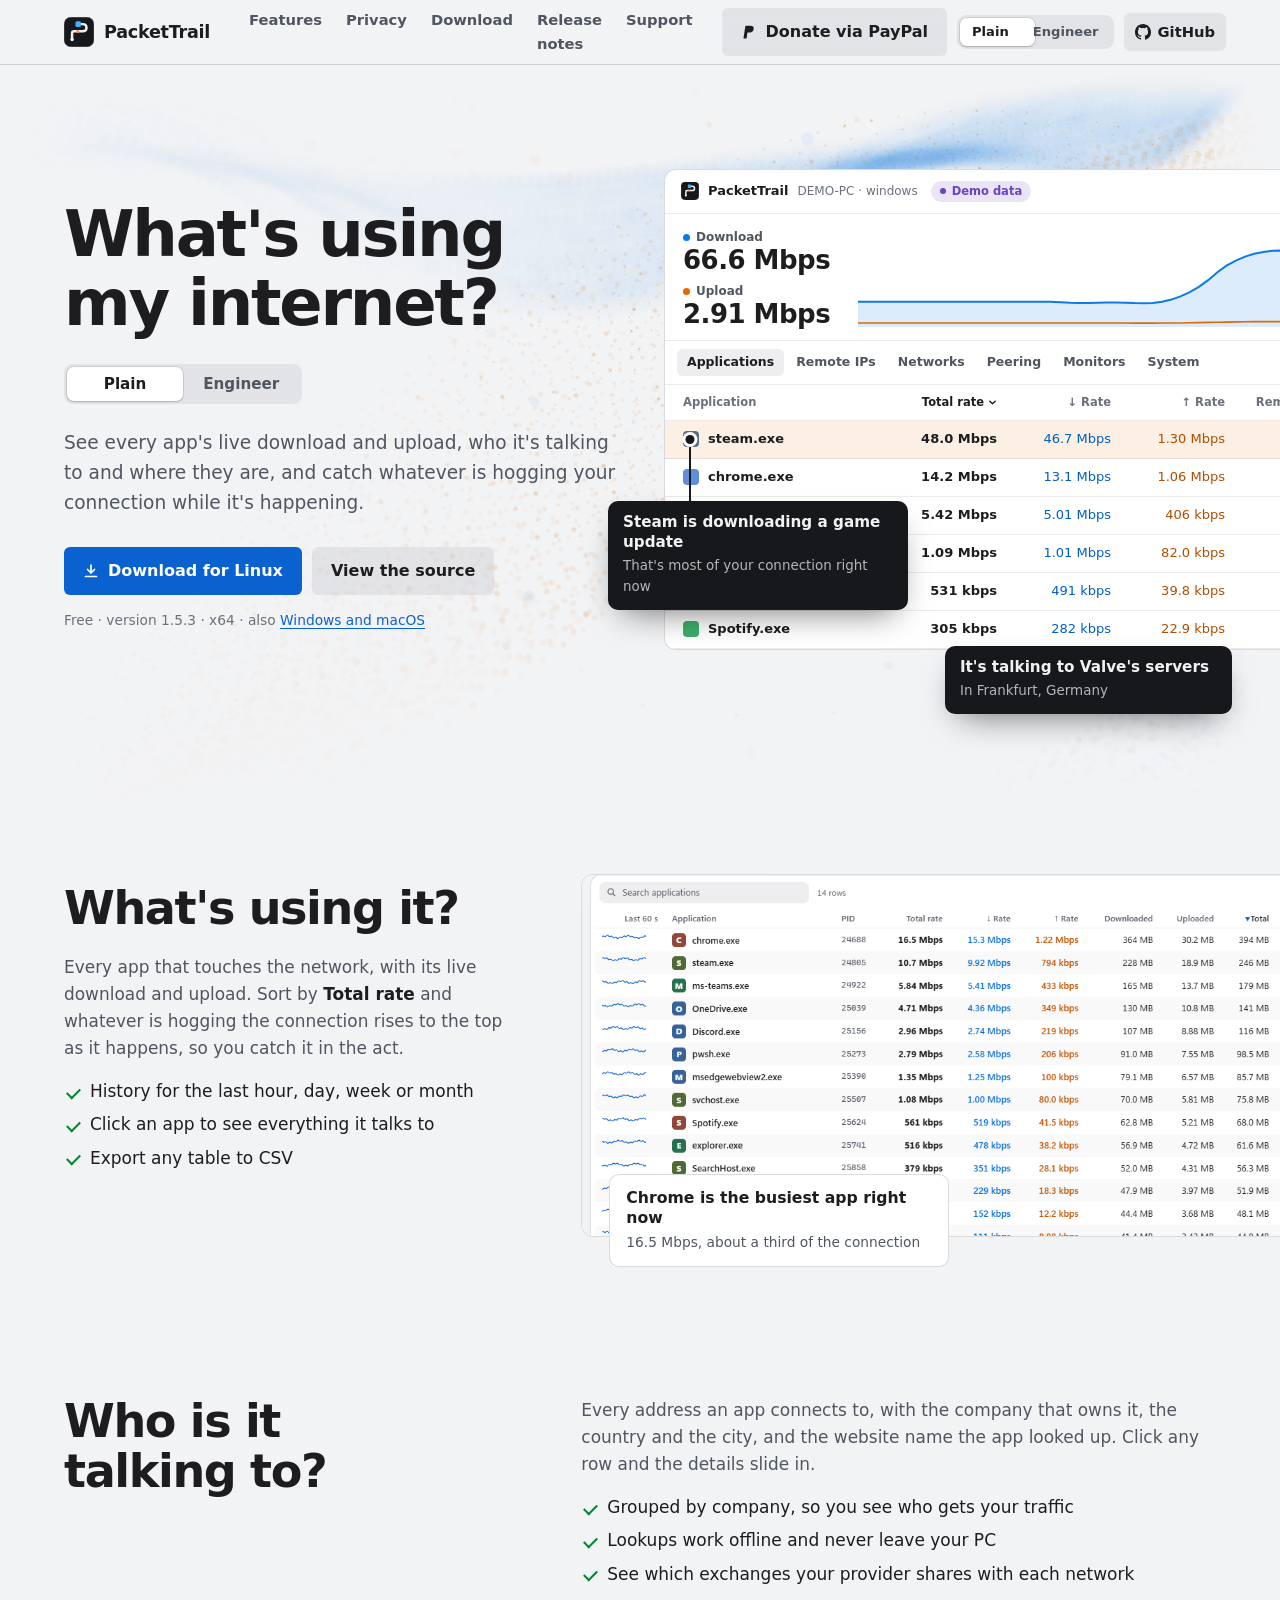
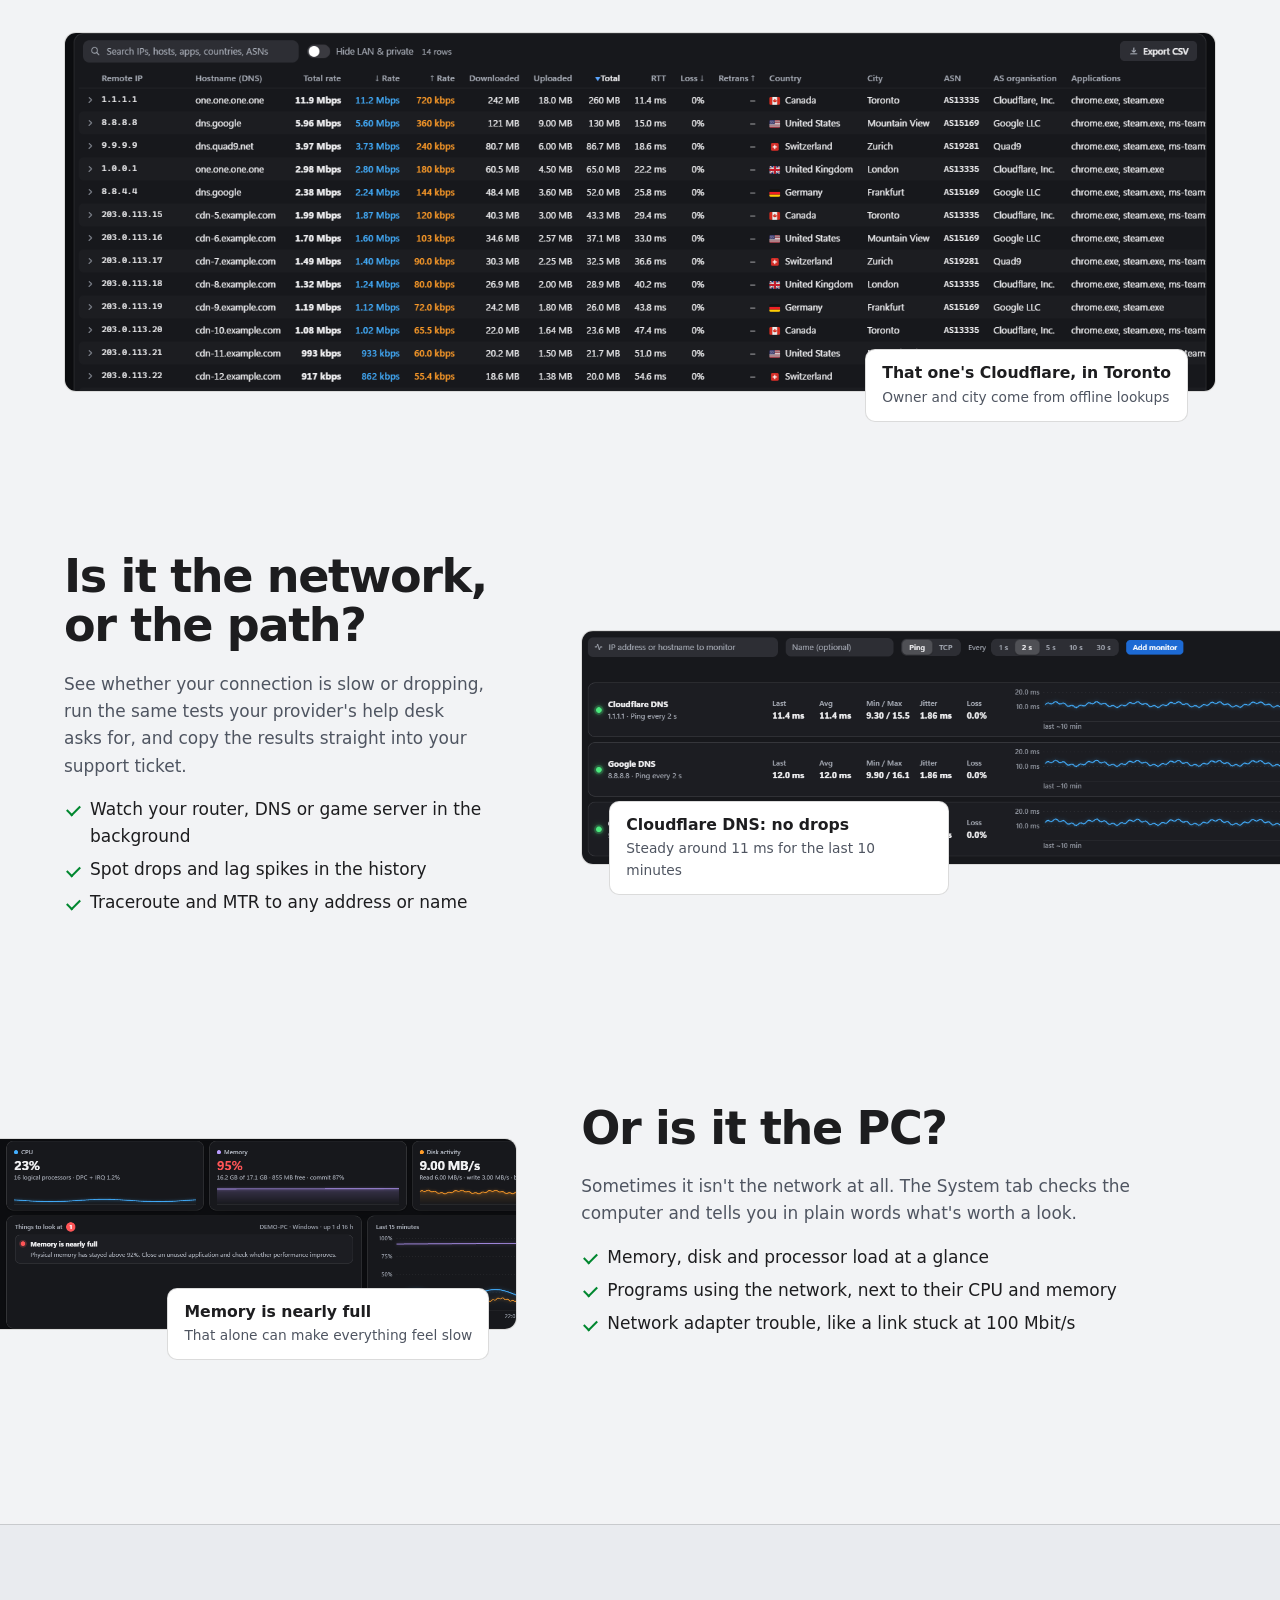
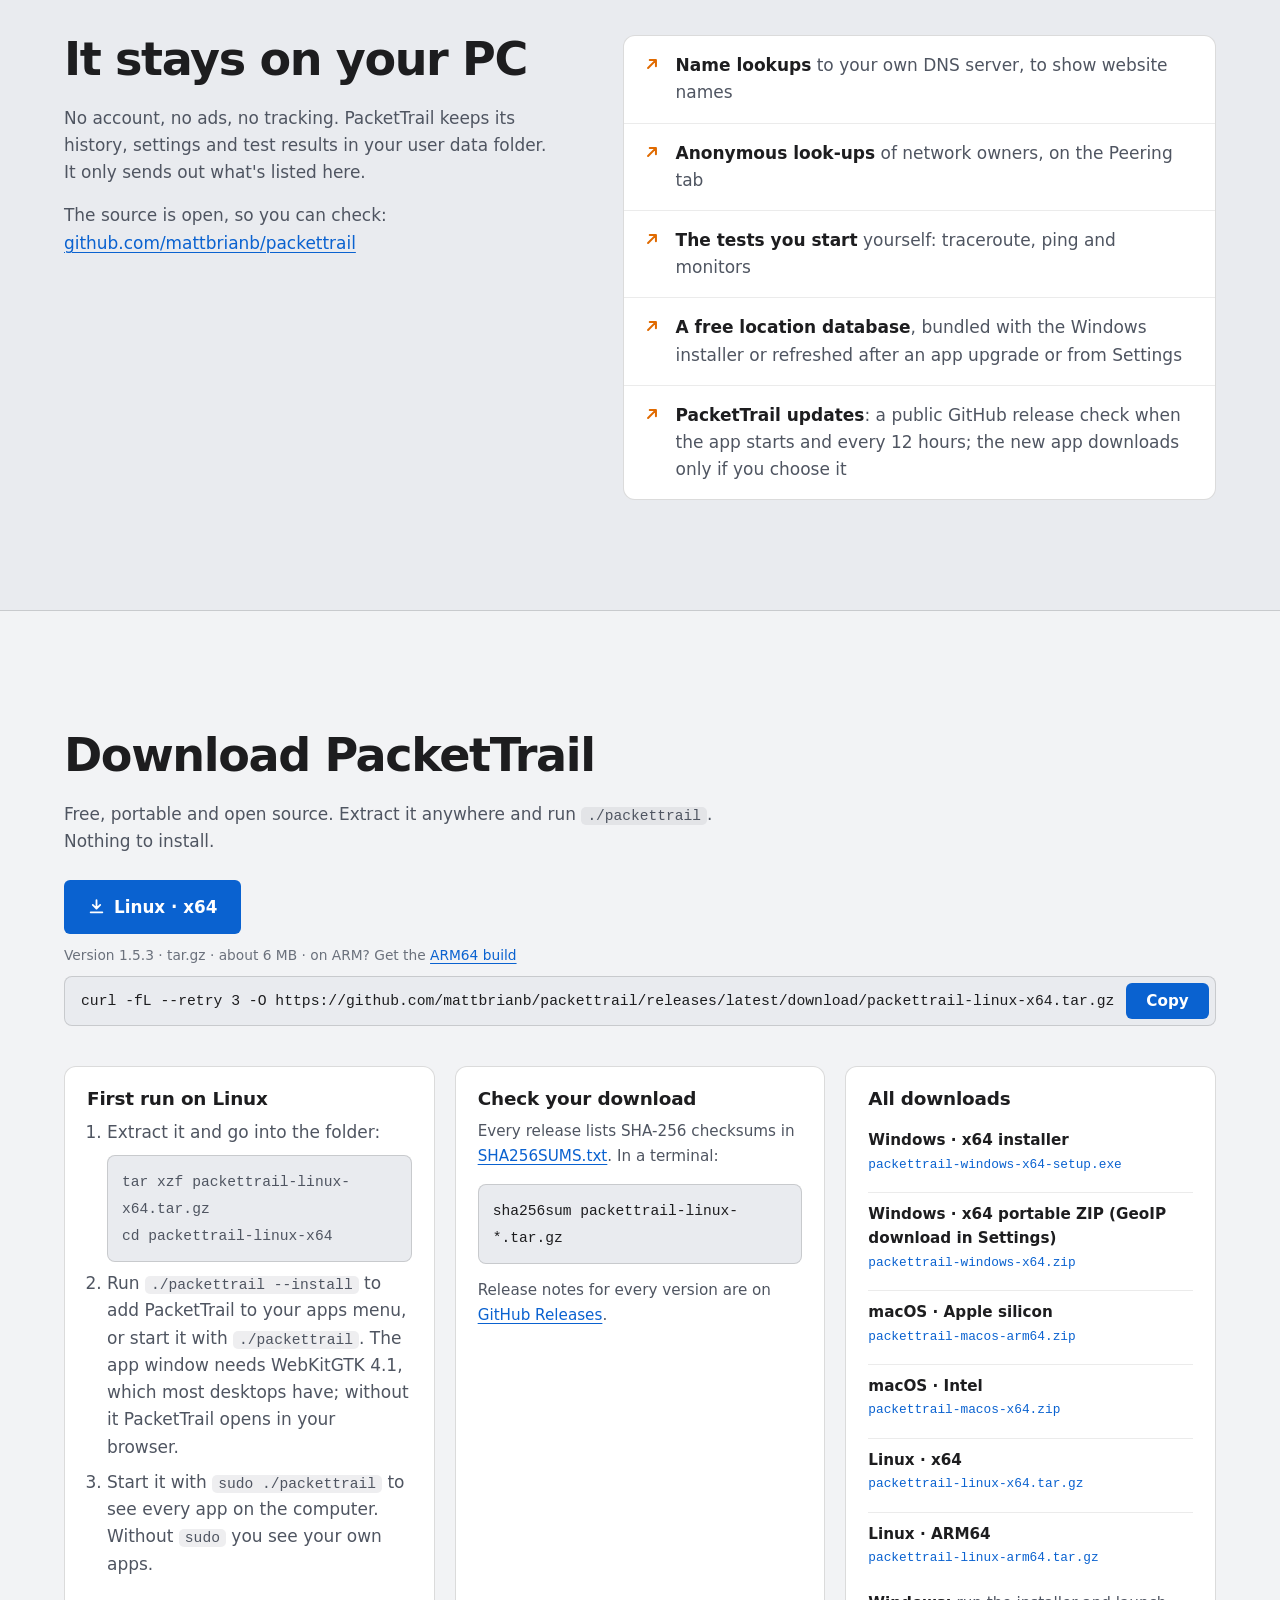
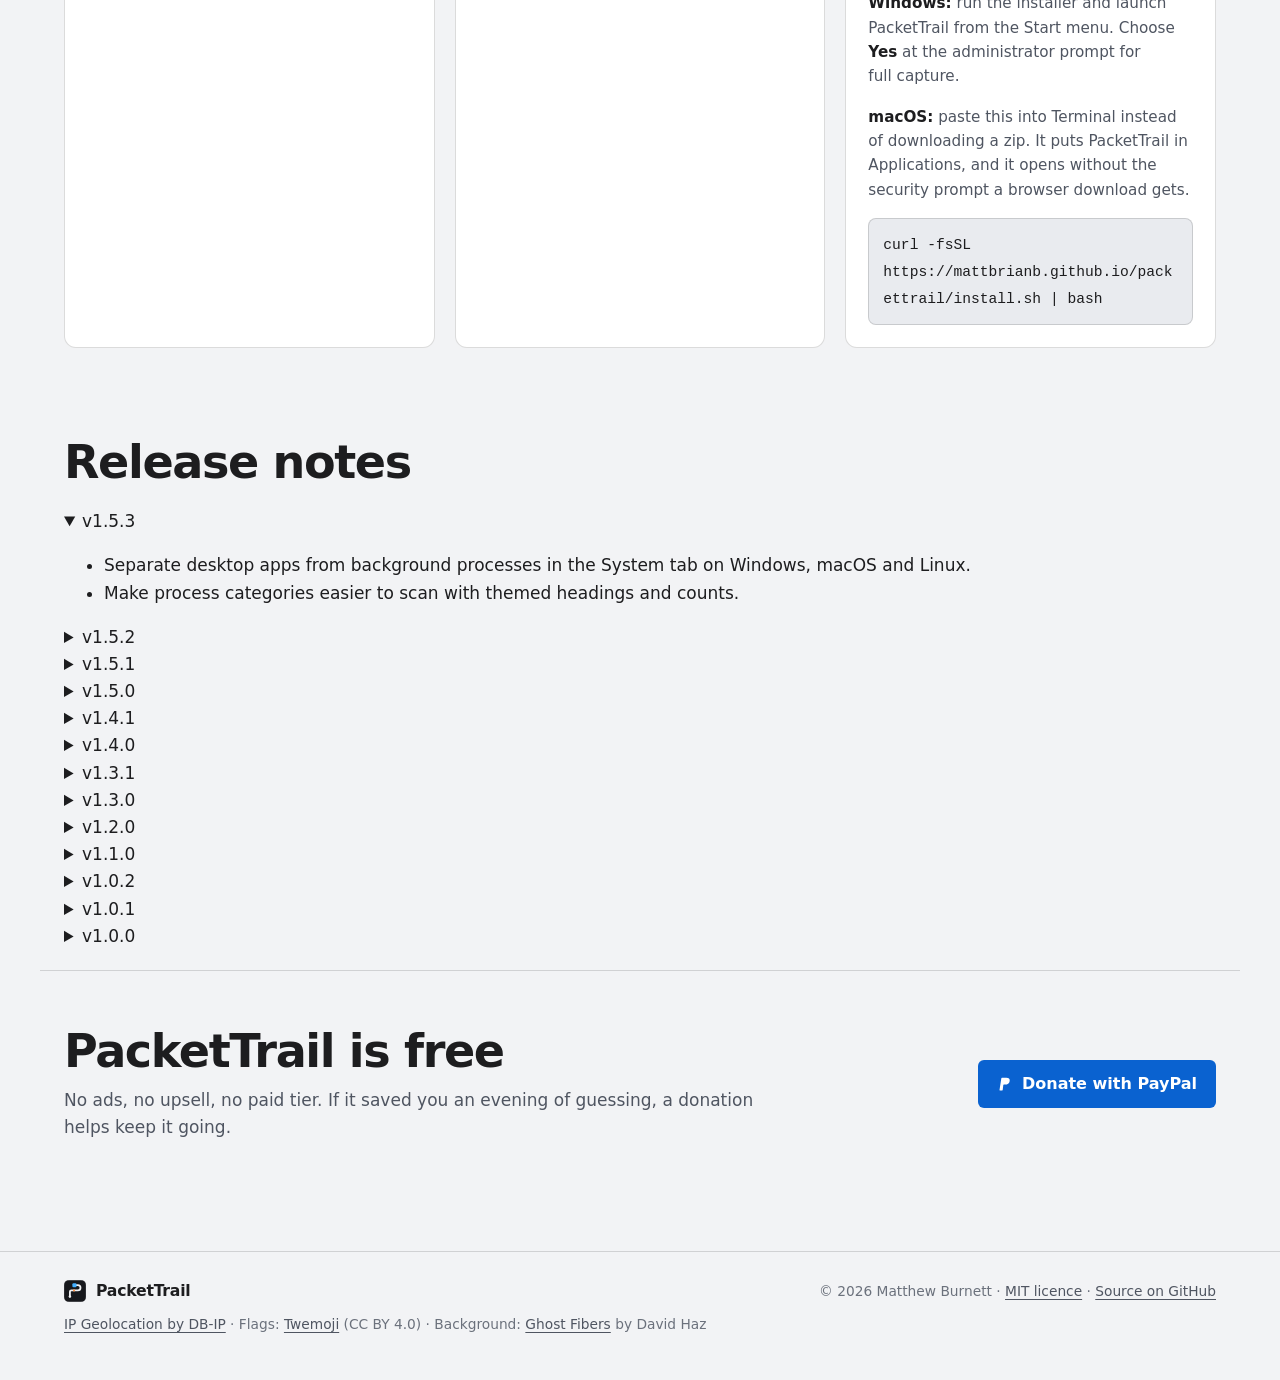
<file: docs/index.html>
<!doctype html>
<html lang="en" data-reg="plain" data-os="windows" data-arch="x64">
<head>
<meta charset="utf-8">
<meta name="viewport" content="width=device-width, initial-scale=1">
<title>PacketTrail: see what's using your internet</title>
<meta name="description" content="PacketTrail is a free, portable network monitor for Windows, macOS and Linux. See every app's live bandwidth, who it talks to and where, path quality, MTR and ping, and a check of the computer itself. Nothing sent to the cloud.">
<meta name="color-scheme" content="dark light">
<meta name="theme-color" content="#0c0d10" media="(prefers-color-scheme: dark)">
<meta name="theme-color" content="#f2f3f5" media="(prefers-color-scheme: light)">
<meta property="og:title" content="PacketTrail">
<meta property="og:description" content="What's using my internet? See every app's live bandwidth and who it's talking to. Free, for Windows, macOS and Linux.">
<meta property="og:image" content="https://mattbrianb.github.io/packettrail/assets/icon.png">
<meta property="og:type" content="website">
<link rel="icon" type="image/svg+xml" href="assets/favicon.svg">
<link rel="icon" type="image/png" sizes="256x256" href="assets/icon.png">
<link rel="apple-touch-icon" href="assets/icon.png">
<link rel="stylesheet" href="site.css">
<script src="os.js"></script>
<script>try { var v = new URLSearchParams(location.search).get('view') || localStorage.getItem('pt.view'); if (v === 'engineer') document.documentElement.dataset.reg = 'eng'; } catch (e) {}</script>
<script type="module" src="site.js"></script>
</head>
<body>
<a class="skip" href="#main">Skip to content</a>

<header class="top">
  <div class="wrap top-in">
    <a class="brand" href="#top" aria-label="PacketTrail, back to top">
      <svg class="mark" viewBox="0 0 160 160" width="30" height="30" aria-hidden="true"><rect x="1" y="1" width="158" height="158" rx="36" class="mark-tile"/><path d="M43 120V86q0-10 10-10h48q19 0 19-19t-19-19H76" fill="none" stroke="#f2f2f4" stroke-width="13" stroke-linecap="round" stroke-linejoin="round"/><circle cx="43" cy="120" r="9" fill="#f2f2f4"/><rect x="61" y="23" width="30" height="30" rx="8" fill="#43afff"/><circle cx="73" cy="76" r="8" fill="#ff9a52"/></svg>
      <span>PacketTrail</span>
    </a>
    <nav class="links" aria-label="Sections">
      <a href="#what">Features</a>
      <a href="#privacy">Privacy</a>
      <a href="#download">Download</a>
      <a href="#release-notes">Release notes</a>
      <a href="#support">Support</a>
    </nav>
    <div class="top-end">
      <a class="btn donate-header" data-donate="paypal" href="" aria-label="Donate to Matthew Burnett via PayPal" target="_blank" rel="noopener noreferrer" hidden>
        <svg viewBox="0 0 16 16" width="16" height="16" aria-hidden="true"><path fill="currentColor" d="M5.2 14.5H2.9a.4.4 0 0 1-.4-.46L4.3 2.4A.7.7 0 0 1 5 1.8h4.4c2.3 0 3.6 1.2 3.3 3.2-.4 2.6-2.2 3.6-4.5 3.6H6.9a.6.6 0 0 0-.6.5l-.6 4.9a.6.6 0 0 1-.5.5Z"/></svg>
        <span>Donate<span class="donate-via"> via PayPal</span></span>
      </a>
      <div class="seg reg-switch compact" role="radiogroup" aria-label="Explain things">
        <button type="button" role="radio" data-set="plain">Plain</button>
        <button type="button" role="radio" data-set="eng">Engineer</button>
      </div>
      <a class="gh" href="https://github.com/mattbrianb/packettrail" aria-label="PacketTrail on GitHub">
        <svg viewBox="0 0 16 16" width="16" height="16" aria-hidden="true"><path fill="currentColor" d="M8 0C3.58 0 0 3.58 0 8a8 8 0 0 0 5.47 7.59c.4.07.55-.17.55-.38v-1.33c-2.23.48-2.7-1.07-2.7-1.07-.36-.92-.89-1.17-.89-1.17-.73-.5.06-.49.06-.49.8.06 1.23.83 1.23.83.72 1.22 1.87.87 2.33.67.07-.52.28-.87.5-1.07-1.78-.2-3.65-.89-3.65-3.95 0-.87.31-1.59.82-2.15-.08-.2-.36-1.02.08-2.12 0 0 .67-.21 2.2.82a7.6 7.6 0 0 1 4 0c1.53-1.04 2.2-.82 2.2-.82.44 1.1.16 1.92.08 2.12.51.56.82 1.27.82 2.15 0 3.07-1.87 3.75-3.65 3.95.29.25.54.73.54 1.48v2.19c0 .21.15.46.55.38A8 8 0 0 0 16 8c0-4.42-3.58-8-8-8Z"/></svg>
        <span>GitHub</span>
      </a>
    </div>
  </div>
</header>

<main id="main">
  <section class="hero" id="top">
    <div class="fibers" id="fibers" aria-hidden="true"></div>
    <div class="wrap hero-grid">
      <div class="hero-copy">
        <h1 class="swap">
          <span data-v="plain">What's using my internet?</span>
          <span data-v="eng">Which process? Which ASN?</span>
        </h1>
        <div class="seg reg-switch" role="radiogroup" aria-label="Explain things">
          <button type="button" role="radio" data-set="plain">Plain</button>
          <button type="button" role="radio" data-set="eng">Engineer</button>
        </div>
        <div class="swap lede">
          <p data-v="plain">See every app's live download and upload, who it's talking to and where they are, and catch whatever is hogging your connection while it's happening.</p>
          <p data-v="eng">Per-process throughput, every remote IP mapped to its ASN and location offline, RTT, loss and retransmits from the TCP stack, plus MTR, monitors and a system check.</p>
        </div>
        <!-- One button per system: os.js picks, and Windows is the default. -->
        <div class="cta">
          <a class="btn primary" data-for="windows" href="https://github.com/mattbrianb/packettrail/releases/latest/download/packettrail-windows-x64-setup.exe">
            <svg viewBox="0 0 16 16" width="16" height="16" aria-hidden="true"><path d="M8 2v8M4.5 6.5 8 10l3.5-3.5M2.5 13.5h11" fill="none" stroke="currentColor" stroke-width="1.7" stroke-linecap="round" stroke-linejoin="round"/></svg>
            Download for Windows
          </a>
          <a class="btn primary" data-for="macos" href="#download">
            <svg viewBox="0 0 16 16" width="16" height="16" aria-hidden="true"><path d="M8 2v8M4.5 6.5 8 10l3.5-3.5M2.5 13.5h11" fill="none" stroke="currentColor" stroke-width="1.7" stroke-linecap="round" stroke-linejoin="round"/></svg>
            Download for macOS
          </a>
          <a class="btn primary" data-for="linux" data-arch-for="x64" href="https://github.com/mattbrianb/packettrail/releases/latest/download/packettrail-linux-x64.tar.gz">
            <svg viewBox="0 0 16 16" width="16" height="16" aria-hidden="true"><path d="M8 2v8M4.5 6.5 8 10l3.5-3.5M2.5 13.5h11" fill="none" stroke="currentColor" stroke-width="1.7" stroke-linecap="round" stroke-linejoin="round"/></svg>
            Download for Linux
          </a>
          <a class="btn primary" data-for="linux" data-arch-for="arm64" href="https://github.com/mattbrianb/packettrail/releases/latest/download/packettrail-linux-arm64.tar.gz">
            <svg viewBox="0 0 16 16" width="16" height="16" aria-hidden="true"><path d="M8 2v8M4.5 6.5 8 10l3.5-3.5M2.5 13.5h11" fill="none" stroke="currentColor" stroke-width="1.7" stroke-linecap="round" stroke-linejoin="round"/></svg>
            Download for Linux
          </a>
          <a class="btn" href="https://github.com/mattbrianb/packettrail">View the source</a>
        </div>
        <p class="fine" data-for="windows">Free · version 1.5.3 · Windows 10 and 11, 64-bit · also <a href="#download">macOS and Linux</a></p>
        <p class="fine" data-for="macos">Free · version 1.5.3 · Apple silicon and Intel · also <a href="#download">Windows and Linux</a></p>
        <p class="fine" data-for="linux"><span data-arch-for="x64">Free · version 1.5.3 · x64</span><span data-arch-for="arm64">Free · version 1.5.3 · ARM64</span> · also <a href="#download">Windows and macOS</a></p>
      </div>

      <div class="stage" id="demo" role="img" aria-label="Demo of PacketTrail with demo data: steam.exe climbs to the top of the Applications table at about 48 Mbps, and PacketTrail shows it is talking to Valve's servers in Frankfurt.">
        <div class="win" aria-hidden="true">
          <div class="win-bar">
            <svg class="win-mark" viewBox="0 0 160 160" width="18" height="18"><rect x="1" y="1" width="158" height="158" rx="36" class="mark-tile"/><path d="M43 120V86q0-10 10-10h48q19 0 19-19t-19-19H76" fill="none" stroke="#f2f2f4" stroke-width="13" stroke-linecap="round" stroke-linejoin="round"/><circle cx="43" cy="120" r="9" fill="#f2f2f4"/><rect x="61" y="23" width="30" height="30" rx="8" fill="#43afff"/><circle cx="73" cy="76" r="8" fill="#ff9a52"/></svg>
            <b>PacketTrail</b><span class="win-host">DEMO-PC · windows</span>
            <span class="pill-demo">Demo data</span>
          </div>
          <div class="win-top">
            <div class="kpis">
              <div class="kpi"><span class="kpi-l"><i class="live rx"></i>Download</span><b id="kDown">21.6 Mbps</b></div>
              <div class="kpi"><span class="kpi-l"><i class="live tx"></i>Upload</span><b id="kUp">1.75 Mbps</b></div>
            </div>
            <svg class="win-chart" id="chart" viewBox="0 0 400 90" preserveAspectRatio="none">
              <path class="c-area" d=""/><path class="c-rx" d=""/><path class="c-tx" d=""/>
            </svg>
          </div>
          <div class="win-tabs"><span class="on">Applications</span><span>Remote IPs</span><span>Networks</span><span>Peering</span><span>Monitors</span><span class="t-more">System</span></div>
          <div class="w-head">
            <span>Application</span>
            <span class="num sorted">Total rate <svg viewBox="0 0 10 10" width="9" height="9"><path d="M2 3.5 5 6.5 8 3.5" fill="none" stroke="currentColor" stroke-width="1.6" stroke-linecap="round" stroke-linejoin="round"/></svg></span>
            <span class="num">↓ Rate</span><span class="num">↑ Rate</span><span class="num c-ips">Remote IPs</span><span class="num">RTT</span><span class="num">Loss ↓</span>
          </div>
          <div class="w-rows" id="rows"></div>
        </div>
        <div class="callout c1" aria-hidden="true">
          <div class="swap">
            <div data-v="plain"><b>Steam is downloading a game update</b><span>That's most of your connection right now</span></div>
            <div data-v="eng"><b>steam.exe · 6 remote IPs</b><span>46.9 Mbps down · 1.3 Mbps up · TCP</span></div>
          </div>
        </div>
        <div class="callout c2" aria-hidden="true">
          <div class="swap">
            <div data-v="plain"><b>It's talking to Valve's servers</b><span>In Frankfurt, Germany</span></div>
            <div data-v="eng"><b>AS32590 Valve Corporation</b><span>Frankfurt, DE · RTT 46 ms · loss 0.04%</span></div>
          </div>
        </div>
      </div>
    </div>
  </section>

  <section class="q" id="what">
    <div class="wrap q-grid">
      <div class="q-copy">
        <h2>What's using it?</h2>
        <div class="swap">
          <div data-v="plain">
            <p>Every app that touches the network, with its live download and upload. Sort by <b>Total rate</b> and whatever is hogging the connection rises to the top as it happens, so you catch it in the act.</p>
            <ul class="ticks"><li>History for the last hour, day, week or month</li><li>Click an app to see everything it talks to</li><li>Export any table to CSV</li></ul>
          </div>
          <div data-v="eng">
            <p>Per-process byte counts from the ETW Kernel-Network provider, TCP and UDP, grouped per executable across all its PIDs. Total, ↓ and ↑ rate per app, with RTT, loss and retransmits beside them.</p>
            <ul class="ticks"><li>1H, 24H, 7D, 30D and All history in a local SQLite store</li><li>Per-app endpoint list with remote IP, hostname and owner</li><li>CSV export of every table</li></ul>
          </div>
        </div>
      </div>
      <figure class="shot bleed-r">
        <div class="crop" style="--cx:0;--cy:300;--cw:1000;--ch:520;--mcx:104;--mcy:348;--mcw:596;--mch:330">
          <picture>
            <source srcset="assets/apps-light.png" media="(prefers-color-scheme: light)">
            <img src="assets/apps-dark.png" width="1600" height="900" loading="lazy" alt="PacketTrail's Applications table, sorted by Total rate, with chrome.exe at the top at 16.5 Mbps.">
          </picture>
        </div>
        <figcaption class="sat sat-bl swap">
          <span data-v="plain"><b>Chrome is the busiest app right now</b><small>16.5 Mbps, about a third of the connection</small></span>
          <span data-v="eng"><b>chrome.exe · 33 remote IPs</b><small>36 endpoints · RTT 46.9 ms · loss 0.25%</small></span>
        </figcaption>
      </figure>
    </div>
  </section>

  <section class="q q-wide" id="who">
    <div class="wrap">
      <div class="q-head">
        <h2>Who is it talking to?</h2>
        <div class="swap">
          <div data-v="plain">
            <p>Every address an app connects to, with the company that owns it, the country and the city, and the website name the app looked up. Click any row and the details slide in.</p>
            <ul class="ticks"><li>Grouped by company, so you see who gets your traffic</li><li>Lookups work offline and never leave your PC</li><li>See which exchanges your provider shares with each network</li></ul>
          </div>
          <div data-v="eng">
            <p>Remote IPs with ASN, AS organisation, country and city from the DB-IP Lite databases (offline, cached), reverse DNS, and the hostname the app resolved, taken from the Windows DNS client.</p>
            <ul class="ticks"><li>Traffic per ASN and per peering partner</li><li>PeeringDB policy and common IXPs per network</li><li>Your own ASN, detected from the first public hop</li></ul>
          </div>
        </div>
      </div>
      <figure class="shot">
        <div class="crop" style="--cx:0;--cy:300;--cw:1600;--ch:500;--mcx:960;--mcy:348;--mcw:640;--mch:400">
          <img src="assets/ips-dark.png" width="1600" height="900" loading="lazy" alt="The Remote IPs table: each address with its rates, RTT, loss, country, city, ASN and owning organisation.">
        </div>
        <figcaption class="sat sat-br swap">
          <span data-v="plain"><b>That one's Cloudflare, in Toronto</b><small>Owner and city come from offline lookups</small></span>
          <span data-v="eng"><b>AS13335 · Cloudflare, Inc.</b><small>Toronto, CA · DB-IP Lite, resolved offline</small></span>
        </figcaption>
      </figure>
    </div>
  </section>

  <section class="q" id="path">
    <div class="wrap q-grid">
      <div class="q-copy">
        <h2>Is it the network, or the path?</h2>
        <div class="swap">
          <div data-v="plain">
            <p>See whether your connection is slow or dropping, run the same tests your provider's help desk asks for, and copy the results straight into your support ticket.</p>
            <ul class="ticks"><li>Watch your router, DNS or game server in the background</li><li>Spot drops and lag spikes in the history</li><li>Traceroute and MTR to any address or name</li></ul>
          </div>
          <div data-v="eng">
            <p>RTT, download loss and retransmits from Windows' own TCP statistics, with no probes sent. MTR, traceroute, ping and TCP port checks to any target, hops grouped by network, and ICMP or TCP monitors every 1 to 30 s.</p>
            <ul class="ticks"><li>Loss, jitter and min/avg/max per monitor</li><li>Route map: paths to your top networks, merged into one tree</li><li>Results as plain text, ready for a ticket</li></ul>
          </div>
        </div>
      </div>
      <figure class="shot bleed-r">
        <div class="crop" style="--cx:16;--cy:300;--cw:1100;--ch:370;--mcx:30;--mcy:380;--mcw:660;--mch:280">
          <img src="assets/monitors-dark.png" width="1600" height="900" loading="lazy" alt="The Monitors view: Cloudflare, Google and Quad9 DNS with last, average, min/max, jitter, loss and a latency chart for each.">
        </div>
        <figcaption class="sat sat-bl swap">
          <span data-v="plain"><b>Cloudflare DNS: no drops</b><small>Steady around 11 ms for the last 10 minutes</small></span>
          <span data-v="eng"><b>1.1.1.1 · ICMP every 2 s</b><small>avg 11.4 ms · jitter 1.86 ms · loss 0.0%</small></span>
        </figcaption>
      </figure>
    </div>
  </section>

  <section class="q flip" id="pc">
    <div class="wrap q-grid">
      <div class="q-copy">
        <h2>Or is it the PC?</h2>
        <div class="swap">
          <div data-v="plain">
            <p>Sometimes it isn't the network at all. The System tab checks the computer and tells you in plain words what's worth a look.</p>
            <ul class="ticks"><li>Memory, disk and processor load at a glance</li><li>Programs using the network, next to their CPU and memory</li><li>Network adapter trouble, like a link stuck at 100 Mbit/s</li></ul>
          </div>
          <div data-v="eng">
            <p>CPU per core with DPC and interrupt time, memory and commit, disk busy and latency, adapter errors and discards, TCP/UDP stack counters, and each process's network rate beside its CPU and memory.</p>
            <ul class="ticks"><li>Findings on sustained thresholds, not single spikes</li><li>Retransmits, resets and failed connects per second</li><li>Link speed per adapter</li></ul>
          </div>
        </div>
      </div>
      <figure class="shot bleed-l">
        <div class="crop" style="--cx:0;--cy:296;--cw:1000;--ch:372;--mcx:405;--mcy:298;--mcw:400;--mch:148">
          <img src="assets/system-dark.png" width="1600" height="900" loading="lazy" alt="The System view: CPU, memory, disk and TCP retransmit tiles, a finding that memory is nearly full, and a 15-minute chart.">
        </div>
        <figcaption class="sat sat-br swap">
          <span data-v="plain"><b>Memory is nearly full</b><small>That alone can make everything feel slow</small></span>
          <span data-v="eng"><b>Memory 95% · commit 87%</b><small>16.2 of 17.1 GB in use · paging to disk</small></span>
        </figcaption>
      </figure>
    </div>
  </section>

  <section class="privacy" id="privacy">
    <div class="wrap privacy-grid">
      <div>
        <h2>It stays on your PC</h2>
        <div class="swap">
          <p data-v="plain">No account, no ads, no tracking. PacketTrail keeps its history, settings and test results in your user data folder. It only sends out what's listed here.</p>
          <p data-v="eng">No telemetry. History is a local SQLite file in your user data folder, and GeoIP and ASN lookups are offline. Outbound traffic is limited to the list here.</p>
        </div>
        <p class="fine">The source is open, so you can check: <a href="https://github.com/mattbrianb/packettrail">github.com/mattbrianb/packettrail</a></p>
      </div>
      <div class="swap">
        <ul class="leaves" data-v="plain">
          <li><b>Name lookups</b> to your own DNS server, to show website names</li>
          <li><b>Anonymous look-ups</b> of network owners, on the Peering tab</li>
          <li><b>The tests you start</b> yourself: traceroute, ping and monitors</li>
          <li><b>A free location database</b>, bundled with the Windows installer or refreshed after an app upgrade or from Settings</li>
          <li><b>PacketTrail updates</b>: a public GitHub release check when the app starts and every 12 hours; the new app downloads only if you choose it</li>
        </ul>
        <ul class="leaves" data-v="eng">
          <li><b>Reverse DNS</b> (PTR) via your configured resolver</li>
          <li><b>PeeringDB</b> API queries by ASN, anonymous, Peering tab only</li>
          <li><b>Probes you start</b>, plus a few ICMP probes towards 1.1.1.1 for ISP detection, at most every 6 hours</li>
          <li><b>DB-IP Lite</b> City and ASN, about 135 MB, included with the Windows installer or refreshed after an app upgrade or from Settings</li>
          <li><b>GitHub release metadata</b> at launch and every 12 hours; a release asset downloads only after you choose it in Settings</li>
        </ul>
      </div>
    </div>
  </section>

  <section class="download" id="download">
    <div class="wrap">
      <div class="dl-head">
        <div>
          <h2>Download PacketTrail</h2>
          <p data-for="windows">Free and open source. The installer includes offline location and ASN databases. Your history and databases stay in your user folder when you update. Close PacketTrail before a manual reinstall; an update opened from the app closes it for you.</p>
          <p data-for="macos">Free and open source. One line in Terminal puts PacketTrail in Applications and opens it, subject to your Mac’s security settings.</p>
          <p data-for="linux">Free, portable and open source. Extract it anywhere and run <code>./packettrail</code>. Nothing to install.</p>
        </div>
        <div class="dl-main" data-for="windows">
          <a class="btn primary big" href="https://github.com/mattbrianb/packettrail/releases/latest/download/packettrail-windows-x64-setup.exe">
            <svg viewBox="0 0 16 16" width="17" height="17" aria-hidden="true"><path d="M8 2v8M4.5 6.5 8 10l3.5-3.5M2.5 13.5h11" fill="none" stroke="currentColor" stroke-width="1.7" stroke-linecap="round" stroke-linejoin="round"/></svg>
            Windows 10 / 11 · 64-bit
          </a>
          <span class="fine">Version 1.5.3 · installer · includes offline GeoIP data</span>
          <div class="cmd">
            <code id="win-curl">curl.exe -fL --retry 3 -O https://github.com/mattbrianb/packettrail/releases/latest/download/packettrail-windows-x64-setup.exe</code>
            <button type="button" class="btn primary" data-copy="win-curl" aria-live="polite">Copy</button>
          </div>
          <span class="fine">PowerShell command for a direct download. Check its SHA-256 below before running it. Security software and device policy may still block the file.</span>
        </div>
        <div class="dl-main" data-for="macos">
          <div class="cmd">
            <code id="mac-cmd">curl -fsSL https://mattbrianb.github.io/packettrail/install.sh | bash</code>
            <button type="button" class="btn primary" data-copy="mac-cmd" aria-live="polite">Copy</button>
          </div>
          <span class="fine">Version 1.5.3 · paste into Terminal · or the zip for <a href="https://github.com/mattbrianb/packettrail/releases/latest/download/packettrail-macos-arm64.zip">Apple silicon</a> or <a href="https://github.com/mattbrianb/packettrail/releases/latest/download/packettrail-macos-x64.zip">Intel</a></span>
          <span class="fine">The installer prints where PacketTrail.app is installed. Its ZIP download is temporary and removed after installation.</span>
        </div>
        <div class="dl-main" data-for="linux">
          <a class="btn primary big" data-arch-for="x64" href="https://github.com/mattbrianb/packettrail/releases/latest/download/packettrail-linux-x64.tar.gz">
            <svg viewBox="0 0 16 16" width="17" height="17" aria-hidden="true"><path d="M8 2v8M4.5 6.5 8 10l3.5-3.5M2.5 13.5h11" fill="none" stroke="currentColor" stroke-width="1.7" stroke-linecap="round" stroke-linejoin="round"/></svg>
            Linux · x64
          </a>
          <a class="btn primary big" data-arch-for="arm64" href="https://github.com/mattbrianb/packettrail/releases/latest/download/packettrail-linux-arm64.tar.gz">
            <svg viewBox="0 0 16 16" width="17" height="17" aria-hidden="true"><path d="M8 2v8M4.5 6.5 8 10l3.5-3.5M2.5 13.5h11" fill="none" stroke="currentColor" stroke-width="1.7" stroke-linecap="round" stroke-linejoin="round"/></svg>
            Linux · ARM64
          </a>
          <span class="fine" data-arch-for="x64">Version 1.5.3 · tar.gz · about 6 MB · on ARM? Get the <a href="https://github.com/mattbrianb/packettrail/releases/latest/download/packettrail-linux-arm64.tar.gz">ARM64 build</a></span>
          <span class="fine" data-arch-for="arm64">Version 1.5.3 · tar.gz · about 5.5 MB · on Intel or AMD? Get the <a href="https://github.com/mattbrianb/packettrail/releases/latest/download/packettrail-linux-x64.tar.gz">x64 build</a></span>
          <div class="cmd" data-arch-for="x64"><code id="linux-x64-curl">curl -fL --retry 3 -O https://github.com/mattbrianb/packettrail/releases/latest/download/packettrail-linux-x64.tar.gz</code><button type="button" class="btn primary" data-copy="linux-x64-curl" aria-live="polite">Copy</button></div>
          <div class="cmd" data-arch-for="arm64"><code id="linux-arm64-curl">curl -fL --retry 3 -O https://github.com/mattbrianb/packettrail/releases/latest/download/packettrail-linux-arm64.tar.gz</code><button type="button" class="btn primary" data-copy="linux-arm64-curl" aria-live="polite">Copy</button></div>
        </div>
      </div>

      <div class="dl-grid">
        <div class="panel" data-for="macos">
          <h3>First run on macOS</h3>
          <ol>
            <li>Open <b>Terminal</b>: press <b>⌘ Space</b>, type “Terminal” and press Return.</li>
            <li>Paste the command above and press Return. It downloads the build for your Mac, checks it against the published checksum, puts <b>PacketTrail</b> in Applications and opens it.</li>
            <li>To update later, run the same command again.</li>
          </ol>
          <p class="fine"><b>Why Terminal?</b> PacketTrail is free, so it isn't notarised by Apple, which needs a paid developer account. A zip downloaded in a browser is blocked the first time, until you click <b>Open Anyway</b> in <b>System Settings → Privacy &amp; Security</b>. You can <a href="install.sh">read the script</a> before you run it.</p>
        </div>
        <div class="panel" data-for="linux">
          <h3>First run on Linux</h3>
          <ol>
            <li>Extract it and go into the folder:
              <pre data-arch-for="x64"><code>tar xzf packettrail-linux-x64.tar.gz
cd packettrail-linux-x64</code></pre>
              <pre data-arch-for="arm64"><code>tar xzf packettrail-linux-arm64.tar.gz
cd packettrail-linux-arm64</code></pre>
            </li>
            <li>Run <code>./packettrail --install</code> to add PacketTrail to your apps menu, or start it with <code>./packettrail</code>. The app window needs WebKitGTK 4.1, which most desktops have; without it PacketTrail opens in your browser.</li>
            <li><span class="swap">
              <span data-v="plain">Start it with <code>sudo ./packettrail</code> to see every app on the computer. Without <code>sudo</code> you see your own apps.</span>
              <span data-v="eng"><code>sudo ./packettrail</code> gives full capture: all processes, UDP and DNS names. Without root it's TCP only, for your own processes.</span>
            </span></li>
          </ol>
        </div>
        <div class="panel" data-for="windows">
          <h3>First run on Windows</h3>
          <ol>
            <li>Run the installer, then open PacketTrail from the Start menu.</li>
            <li><span class="swap">
              <span data-v="plain">Choose <b>Yes</b> at the administrator prompt to see how much data each app uses. With <b>No</b> you still see who talks to whom.</span>
              <span data-v="eng"><b>Yes</b> gives full capture via ETW: per-app bytes, UDP and DNS names. <b>No</b> gives connections only, from the TCP table.</span>
            </span></li>
            <li>If Windows says “Windows protected your PC”, click <b>More info</b>, then <b>Run anyway</b>. PacketTrail isn't code-signed yet, so Windows doesn't recognise the publisher.</li>
          </ol>
        </div>
        <div class="panel">
          <h3>Check your download</h3>
          <p>Every release lists SHA-256 checksums in <a href="https://github.com/mattbrianb/packettrail/releases/latest/download/SHA256SUMS.txt">SHA256SUMS.txt</a>. <span data-for="windows">In PowerShell:</span><span data-for="macos">The Terminal command checks it for you. For a zip:</span><span data-for="linux">In a terminal:</span></p>
          <pre data-for="windows"><code>curl.exe -fL -o SHA256SUMS.txt https://github.com/mattbrianb/packettrail/releases/latest/download/SHA256SUMS.txt
Get-FileHash .\packettrail-windows-x64-setup.exe -Algorithm SHA256</code></pre>
          <pre data-for="macos"><code>shasum -a 256 packettrail-macos-*.zip</code></pre>
          <pre data-for="linux"><code>sha256sum packettrail-linux-*.tar.gz</code></pre>
          <p class="fine">Release notes for every version are on <a href="https://github.com/mattbrianb/packettrail/releases">GitHub Releases</a>.</p>
        </div>
        <div class="panel platforms">
          <h3>All downloads</h3>
          <ul>
            <li><a href="https://github.com/mattbrianb/packettrail/releases/latest/download/packettrail-windows-x64-setup.exe"><span>Windows · x64 installer</span><code>packettrail-windows-x64-setup.exe</code></a></li>
            <li><a href="https://github.com/mattbrianb/packettrail/releases/latest/download/packettrail-windows-x64.zip"><span>Windows · x64 portable ZIP (GeoIP download in Settings)</span><code>packettrail-windows-x64.zip</code></a></li>
            <li><a href="https://github.com/mattbrianb/packettrail/releases/latest/download/packettrail-macos-arm64.zip"><span>macOS · Apple silicon</span><code>packettrail-macos-arm64.zip</code></a></li>
            <li><a href="https://github.com/mattbrianb/packettrail/releases/latest/download/packettrail-macos-x64.zip"><span>macOS · Intel</span><code>packettrail-macos-x64.zip</code></a></li>
            <li><a href="https://github.com/mattbrianb/packettrail/releases/latest/download/packettrail-linux-x64.tar.gz"><span>Linux · x64</span><code>packettrail-linux-x64.tar.gz</code></a></li>
            <li><a href="https://github.com/mattbrianb/packettrail/releases/latest/download/packettrail-linux-arm64.tar.gz"><span>Linux · ARM64</span><code>packettrail-linux-arm64.tar.gz</code></a></li>
          </ul>
          <p class="fine" data-not-for="windows"><b>Windows:</b> run the installer and launch PacketTrail from the Start menu. Choose <b>Yes</b> at the administrator prompt for full capture.</p>
          <p class="fine" data-not-for="macos"><b>macOS:</b> paste this into Terminal instead of downloading a zip. It puts PacketTrail in Applications, and it opens without the security prompt a browser download gets.</p>
          <pre data-not-for="macos"><code>curl -fsSL https://mattbrianb.github.io/packettrail/install.sh | bash</code></pre>
          <p class="fine" data-not-for="linux"><b>Linux:</b> run <code>./packettrail --install</code> to add it to your apps menu. The app window needs WebKitGTK 4.1; run with <code>sudo</code> for full detail.</p>
        </div>
      </div>
    </div>
  </section>

<section id="release-notes" class="wrap"><h2>Release notes</h2>
<details open><summary>v1.5.3</summary><ul><li>Separate desktop apps from background processes in the System tab on Windows, macOS and Linux.</li><li>Make process categories easier to scan with themed headings and counts.</li></ul></details>
<details><summary>v1.5.2</summary><ul><li>Show app icons on grouped processes and their expanded rows.</li></ul></details>
<details><summary>v1.5.1</summary><ul><li>Refresh stale City and ASN data after an app upgrade.</li><li>Show shorter release notes as bullet points.</li><li>Choose Later to dismiss an update and keep monitoring.</li></ul></details>
<details><summary>v1.5.0</summary><ul><li>Open PacketTrail on Windows without a command prompt.</li><li>Review missed releases before downloading an update.</li><li>Expand grouped processes to see individual PIDs.</li></ul></details>
<details><summary>v1.4.1</summary><ul><li>Save history and close PacketTrail before starting Windows Setup.</li><li>Warn when a running app blocks a reinstall.</li></ul></details>
<details><summary>v1.4.0</summary><ul><li>Check for updates at startup and show release notes.</li><li>Verify update downloads against GitHub release checksums.</li></ul></details>
<details><summary>v1.3.1</summary><ul><li>Install PacketTrail on Windows with offline GeoIP data.</li><li>Correct the bundled third-party notice.</li></ul></details>
<details><summary>v1.3.0</summary><ul><li>Keep history and GeoIP data across launches and upgrades.</li><li>Refresh GeoIP manually in Settings.</li></ul></details>
<details><summary>v1.2.0</summary><ul><li>Explore routes on a rotatable globe.</li><li>Flag uncertain locations and avoid precise pins for known anycast addresses.</li></ul></details>
<details><summary>v1.1.0</summary><ul><li>Map traceroute and MTR hops offline.</li><li>Report PeeringDB timeouts and retry automatically.</li></ul></details>
<details><summary>v1.0.2</summary><ul><li>Keep horizontal scrolling stable during live tests.</li><li>Fix macOS CPU readings on systems using decimal commas.</li></ul></details>
<details><summary>v1.0.1</summary><ul><li>Show compact ASN labels with organisation names on hover.</li><li>Correct publisher and copyright details.</li></ul></details>
<details><summary>v1.0.0</summary><ul><li>See traffic by app, IP and network.</li><li>Look up IP locations offline and run network diagnostics.</li><li>Monitor system resources and export CSV reports.</li></ul></details>
</section>
  <section class="support" id="support" data-donate-section hidden>
    <div class="wrap support-in">
      <div>
        <h2>PacketTrail is free</h2>
        <p>No ads, no upsell, no paid tier. If it saved you an evening of guessing, a donation helps keep it going.</p>
      </div>
      <div class="donate">
        <a class="btn primary donate-btn" data-donate="paypal" href="" target="_blank" rel="noopener noreferrer" hidden>
          <svg viewBox="0 0 16 16" width="16" height="16" aria-hidden="true"><path fill="currentColor" d="M5.2 14.5H2.9a.4.4 0 0 1-.4-.46L4.3 2.4A.7.7 0 0 1 5 1.8h4.4c2.3 0 3.6 1.2 3.3 3.2-.4 2.6-2.2 3.6-4.5 3.6H6.9a.6.6 0 0 0-.6.5l-.6 4.9a.6.6 0 0 1-.5.5Z"/></svg>
          Donate with PayPal
        </a>
        <a class="btn donate-btn" data-donate="kofi" href="" hidden>Buy me a coffee on Ko-fi</a>
        <a class="btn donate-btn" data-donate="sponsors" href="" hidden>Sponsor on GitHub</a>
      </div>
    </div>
  </section>
</main>

<footer class="foot">
  <div class="wrap foot-in">
    <a class="brand small" href="#top"><svg class="mark" viewBox="0 0 160 160" width="22" height="22" aria-hidden="true"><rect x="1" y="1" width="158" height="158" rx="36" class="mark-tile"/><path d="M43 120V86q0-10 10-10h48q19 0 19-19t-19-19H76" fill="none" stroke="#f2f2f4" stroke-width="13" stroke-linecap="round" stroke-linejoin="round"/><circle cx="43" cy="120" r="9" fill="#f2f2f4"/><rect x="61" y="23" width="30" height="30" rx="8" fill="#43afff"/><circle cx="73" cy="76" r="8" fill="#ff9a52"/></svg><span>PacketTrail</span></a>
    <span>© 2026 Matthew Burnett · <a href="https://github.com/mattbrianb/packettrail/blob/main/LICENSE">MIT licence</a> · <a href="https://github.com/mattbrianb/packettrail">Source on GitHub</a></span>
    <span><a href="https://db-ip.com">IP Geolocation by DB-IP</a> · Flags: <a href="https://github.com/jdecked/twemoji">Twemoji</a> (CC BY 4.0) · Background: <a href="https://reactbits.dev/backgrounds/ghost-fibers">Ghost Fibers</a> by David Haz</span>
  </div>
</footer>

<script>
  // Donation links: fill in the ones that exist; empty ones stay hidden, and
  // the whole section stays hidden until at least one is set.
  const DONATE = { paypal: 'https://paypal.me/matthewbrianburnett', kofi: '', sponsors: '' };
  let any = false;
  for (const [k, url] of Object.entries(DONATE)) {
    for (const a of document.querySelectorAll(`[data-donate="${k}"]`)) {
      if (url) { a.href = url; a.hidden = false; any = true; }
    }
  }
  document.querySelector('[data-donate-section]').hidden = !any;
  document.querySelectorAll('a[href="#support"]').forEach(a => { a.hidden = !any; });
</script>
</body>
</html>
</file>
<file: docs/site.css>
/* PacketTrail website. The app's own world: neutral surfaces, crisp 1px edges,
   flat GNOME-style controls, download blue and upload orange as the only
   strong colours, a slight glow on data marks in dark mode, never on text. */
:root {
  color-scheme: dark light;
  --bg: light-dark(#f2f3f5, #0c0d10);
  --bg-2: light-dark(#e9ebef, #111216);
  --card: light-dark(#ffffff, #17181c);
  --card-2: light-dark(#f6f7f9, #1c1d22);
  --text: light-dark(#1d1d1f, #f2f2f4);
  --text-2: light-dark(#4f5561, #a8adb7);
  --text-3: light-dark(#6b717c, #80858f);
  --edge: light-dark(rgba(0, 0, 0, 0.14), rgba(255, 255, 255, 0.12));
  --hair: light-dark(rgba(0, 0, 0, 0.08), rgba(255, 255, 255, 0.07));
  --fill: light-dark(rgba(118, 118, 128, 0.12), rgba(118, 118, 128, 0.24));
  --fill-strong: light-dark(rgba(118, 118, 128, 0.2), rgba(118, 118, 128, 0.36));
  --thumb: light-dark(#ffffff, #3a3b42);
  --accent: light-dark(#0a62d0, #5aa5ff);
  --accent-btn: light-dark(#0a62d0, #1d6ad4);
  --rx: light-dark(#0a7be8, #43afff);
  --tx: light-dark(#e06a00, #ff9c28);
  --rx-ink: light-dark(#005fc4, #43afff);
  --tx-ink: light-dark(#b04f00, #ff9c28);
  --ok: light-dark(#00872f, #4aea7d);
  --demo: light-dark(#6a43c4, #b99cff);
  --glow: light-dark(0%, 65%);
  --shadow: light-dark(0 1px 2px rgba(0, 0, 0, 0.08), 0 1px 2px rgba(0, 0, 0, 0.4)), light-dark(0 24px 60px -30px rgba(15, 20, 30, 0.35), 0 30px 80px -30px rgba(0, 0, 0, 0.85));
  --ease: cubic-bezier(0.23, 1, 0.32, 1);
  --sans: "Segoe UI Variable Text", "Segoe UI", -apple-system, BlinkMacSystemFont, system-ui, Ubuntu, Cantarell, "Helvetica Neue", Arial, sans-serif;
  --display: "Segoe UI Variable Display", "Segoe UI", -apple-system, BlinkMacSystemFont, system-ui, Ubuntu, Cantarell, sans-serif;
  --mono: "Cascadia Mono", "SF Mono", ui-monospace, Consolas, Menlo, monospace;
  --wrap: 1200px;
  --gutter: 24px;
  --out: max(var(--gutter), calc((100vw - var(--wrap)) / 2 + var(--gutter)));
}
* { box-sizing: border-box; }
html { scroll-behavior: smooth; scroll-padding-top: 76px; }
body { margin: 0; background: var(--bg); color: var(--text); font: 17px/1.6 var(--sans); -webkit-font-smoothing: antialiased; }
main { overflow-x: clip; }
a { color: var(--accent); text-underline-offset: 3px; text-decoration-thickness: 1px; }
::selection { background: color-mix(in srgb, var(--rx) 34%, transparent); }
:focus-visible { outline: 2px solid var(--accent); outline-offset: 3px; border-radius: 6px; }
[hidden] { display: none !important; }
html { scrollbar-color: var(--fill-strong) transparent; }
code { font-family: var(--mono); font-size: 0.86em; padding: 1px 6px; border-radius: 5px; background: var(--fill); }
pre { margin: 10px 0 14px; padding: 12px 14px; border-radius: 8px; background: var(--bg-2); border: 1px solid var(--edge); overflow-x: auto; }
pre code { padding: 0; background: none; white-space: pre-wrap; overflow-wrap: anywhere; }
.wrap { max-width: var(--wrap); margin: 0 auto; padding: 0 var(--gutter); }
h1, h2, h3 { font-family: var(--display); line-height: 1.08; margin: 0; text-wrap: balance; }
h1 { font-size: clamp(2.6rem, 5.4vw, 4.4rem); font-weight: 700; letter-spacing: -0.035em; }
h2 { font-size: clamp(2rem, 3.6vw, 2.9rem); font-weight: 700; letter-spacing: -0.03em; margin-bottom: 20px; }
h3 { font-size: 1.15rem; font-weight: 650; letter-spacing: -0.01em; margin-bottom: 10px; }
p { margin: 0 0 16px; max-width: 64ch; text-wrap: pretty; }
b { font-weight: 650; }
.fine { color: var(--text-3); font-size: 0.86rem; }
.skip { position: absolute; left: 12px; top: -48px; z-index: 50; padding: 8px 14px; border-radius: 6px; background: var(--accent-btn); color: #fff; }
.skip:focus { top: 12px; }

/* logo */
.mark-tile { fill: light-dark(#17181c, #17181c); stroke: light-dark(#17181c, #34363e); stroke-width: 2; }
.mark-n { fill: none; stroke: #f2f2f4; stroke-width: 15; stroke-linecap: round; stroke-linejoin: round; }
.mark-dot { fill: #43afff; }

/* register switch: the app's own segmented control */
.seg { position: relative; display: inline-grid; grid-template-columns: 1fr 1fr; padding: 3px; border-radius: 9px; background: var(--fill); isolation: isolate; }
.seg::before { content: ""; position: absolute; z-index: -1; top: 3px; bottom: 3px; left: 3px; width: calc(50% - 3px); border-radius: 7px; background: var(--thumb); box-shadow: 0 1px 2px rgba(0, 0, 0, 0.18), 0 0 0 1px var(--hair); transition: transform 380ms var(--ease); }
html[data-reg="eng"] .seg::before { transform: translateX(100%); }
.seg button { appearance: none; border: 0; background: none; margin: 0; padding: 8px 20px; border-radius: 7px; font: 600 0.95rem/1.2 var(--sans); color: var(--text-2); cursor: pointer; transition: color 200ms ease; }
html[data-reg="plain"] .seg [data-set="plain"], html[data-reg="eng"] .seg [data-set="eng"] { color: var(--text); }
.seg.compact button { padding: 6px 12px; font-size: 0.82rem; }

/* register swap: both versions share one grid cell, so nothing shifts */
.swap { display: grid; }
.swap > [data-v] { grid-area: 1 / 1; transition: opacity 320ms var(--ease), filter 320ms var(--ease), translate 320ms var(--ease), visibility 0s; }
html[data-reg="plain"] .swap > [data-v="eng"], html[data-reg="eng"] .swap > [data-v="plain"] { opacity: 0; filter: blur(4px); translate: 0 4px; visibility: hidden; pointer-events: none; transition: opacity 200ms ease, filter 200ms ease, translate 200ms ease, visibility 0s linear 200ms; }

/* header */
.top { position: sticky; top: 0; z-index: 20; background: color-mix(in srgb, var(--bg) 82%, transparent); -webkit-backdrop-filter: blur(18px) saturate(1.4); backdrop-filter: blur(18px) saturate(1.4); border-bottom: 1px solid var(--edge); }
.top-in { display: flex; align-items: center; gap: 18px; height: 64px; }
.brand { display: inline-flex; align-items: center; gap: 10px; color: var(--text); text-decoration: none; font-family: var(--display); font-weight: 700; font-size: 1.1rem; letter-spacing: -0.015em; }
.brand .mark { flex: none; }
.links { display: flex; gap: 2px; margin-left: 10px; }
.links a, .gh { color: var(--text-2); text-decoration: none; font-size: 0.92rem; font-weight: 550; padding: 7px 11px; border-radius: 6px; transition: color 120ms ease, background-color 120ms ease; }
.top-end { margin-left: auto; display: flex; align-items: center; gap: 10px; }
.gh { display: inline-flex; align-items: center; gap: 7px; color: var(--text); background: var(--fill); }
.donate-header { padding: 8px 13px; background: var(--fill); font-size: 0.92rem; white-space: nowrap; }
.donate-header svg { flex: none; }
@media (hover: hover) and (pointer: fine) {
  .links a:hover { color: var(--text); background: var(--fill); }
  .gh:hover { background: var(--fill-strong); }
  .seg button:hover { color: var(--text); }
}

/* buttons: flat fills, small corners */
.btn { display: inline-flex; align-items: center; gap: 9px; padding: 11px 19px; border-radius: 6px; background: var(--fill); color: var(--text); font-weight: 600; font-size: 1rem; text-decoration: none; transition: background-color 120ms ease, transform 160ms var(--ease); }
.btn.primary { background: var(--accent-btn); color: #fff; }
.btn.big { padding: 14px 24px; font-size: 1.05rem; }
.btn:active { transform: scale(0.97); }
@media (hover: hover) and (pointer: fine) { .btn:hover { background: var(--fill-strong); } .btn.primary:hover { background: color-mix(in srgb, var(--accent-btn) 86%, #fff); } }
@media (hover: hover) and (pointer: fine) { .donate-header:hover { background: var(--fill-strong); } }

/* hero */
.hero { position: relative; padding: 76px 0 120px; isolation: isolate; }
.fibers { position: absolute; inset: 0 0 0 0; z-index: -1; overflow: hidden; -webkit-mask-image: linear-gradient(90deg, rgba(0, 0, 0, 0.14) 0%, rgba(0, 0, 0, 0.3) 34%, #000 60%), linear-gradient(180deg, #000 70%, transparent 100%); -webkit-mask-composite: source-in; mask-image: linear-gradient(90deg, rgba(0, 0, 0, 0.14) 0%, rgba(0, 0, 0, 0.3) 34%, #000 60%), linear-gradient(180deg, #000 70%, transparent 100%); mask-composite: intersect; }
.ghost-fibers-canvas { position: absolute; inset: 0; display: block; width: 100%; height: 100%; }
.fibers.static { background: radial-gradient(60% 50% at 75% 35%, color-mix(in srgb, var(--rx) 16%, transparent), transparent 70%), radial-gradient(40% 40% at 90% 75%, color-mix(in srgb, var(--tx) 10%, transparent), transparent 70%); }
.hero-grid { display: grid; grid-template-columns: minmax(0, 6fr) minmax(0, 6fr); gap: 48px; align-items: center; }
.hero-copy h1 { max-width: 14ch; margin-bottom: 26px; font-size: clamp(2.6rem, 5vw, 4.1rem); }
.hero-copy .seg { margin-bottom: 24px; }
.lede { font-size: 1.16rem; color: var(--text-2); margin-bottom: 30px; }
.lede p { margin: 0; }
.cta { display: flex; flex-wrap: wrap; gap: 10px; margin-bottom: 14px; }

/* the demo window */
.stage { position: relative; margin-right: calc(-1 * var(--out)); padding: 28px 0 56px; }
.win { width: 940px; border: 1px solid var(--edge); border-right: 0; border-radius: 12px 0 0 12px; background: var(--card); box-shadow: var(--shadow); overflow: hidden; font-size: 13px; line-height: 1.3; font-variant-numeric: tabular-nums; }
.win-bar { display: flex; align-items: center; gap: 9px; padding: 11px 16px; border-bottom: 1px solid var(--hair); }
.win-bar b { font-family: var(--display); font-size: 13px; }
.win-host { color: var(--text-3); font-size: 12px; }
.pill-demo { margin-left: 4px; display: inline-flex; align-items: center; gap: 6px; padding: 3px 9px; border-radius: 999px; background: color-mix(in srgb, var(--demo) 14%, transparent); color: var(--demo); font-size: 11.5px; font-weight: 600; }
.pill-demo::before { content: ""; width: 6px; height: 6px; border-radius: 50%; background: currentColor; }
.win-top { display: grid; grid-template-columns: auto minmax(0, 1fr); gap: 28px; align-items: center; padding: 16px 18px 12px; border-bottom: 1px solid var(--hair); }
.kpis { display: grid; gap: 10px; }
.kpi-l { display: flex; align-items: center; gap: 6px; color: var(--text-2); font-size: 12px; font-weight: 600; }
.kpi b { display: block; font-family: var(--display); font-size: 26px; letter-spacing: -0.02em; line-height: 1.1; min-width: 6.2ch; }
.live { width: 7px; height: 7px; border-radius: 50%; flex: none; }
.live.rx { background: var(--rx); box-shadow: 0 0 6px color-mix(in srgb, var(--rx) var(--glow), transparent); }
.live.tx { background: var(--tx); box-shadow: 0 0 6px color-mix(in srgb, var(--tx) var(--glow), transparent); }
.win-chart { width: 100%; height: 96px; display: block; overflow: visible; }
.c-rx { fill: none; stroke: var(--rx); stroke-width: 2; vector-effect: non-scaling-stroke; filter: drop-shadow(0 0 3px color-mix(in srgb, var(--rx) var(--glow), transparent)); }
.c-tx { fill: none; stroke: var(--tx); stroke-width: 1.6; vector-effect: non-scaling-stroke; }
.c-area { fill: color-mix(in srgb, var(--rx) 14%, transparent); }
.win-tabs { display: flex; gap: 2px; padding: 8px 12px; border-bottom: 1px solid var(--hair); color: var(--text-2); font-weight: 600; font-size: 12.5px; }
.win-tabs { overflow: hidden; }
.win-tabs span { padding: 5px 10px; border-radius: 6px; white-space: nowrap; }
.win-tabs .on { background: var(--fill); color: var(--text); }
.w-head, .w-row { display: grid; grid-template-columns: 200px repeat(3, 100px) 90px 80px 70px; gap: 14px; align-items: center; padding: 0 18px; }
.w-head { padding-block: 10px; color: var(--text-3); font-size: 11.5px; font-weight: 600; border-bottom: 1px solid var(--hair); }
.w-head .sorted { color: var(--text); display: inline-flex; align-items: center; justify-content: flex-end; gap: 4px; }
.num { text-align: right; }
.w-rows { position: relative; height: calc(6 * 38px); }
.w-row { position: absolute; left: 0; right: 0; top: 0; height: 38px; background: var(--card); box-shadow: inset 0 -1px var(--hair); transition: transform 520ms var(--ease), background-color 400ms ease, box-shadow 300ms ease; }
.w-row.rising { z-index: 2; box-shadow: inset 0 -1px var(--hair), 0 6px 16px -8px rgba(0, 0, 0, 0.45); }
.w-row.hot { background: color-mix(in srgb, var(--tx) 11%, var(--card)); }
.w-row .app { display: flex; align-items: center; gap: 9px; font-weight: 600; min-width: 0; }
.w-row .app i { width: 16px; height: 16px; border-radius: 4px; flex: none; background: var(--fill-strong); }
.w-row .tot { font-weight: 700; }
.w-row .r { color: var(--rx-ink); }
.w-row .t { color: var(--tx-ink); }
.w-row .ips { color: var(--text-2); }

/* callouts over the demo */
.callout { position: absolute; z-index: 3; max-width: 300px; padding: 12px 15px; border-radius: 10px; background: light-dark(#17181c, #f2f2f4); color: light-dark(#f2f2f4, #17181c); box-shadow: 0 14px 34px -14px rgba(0, 0, 0, 0.6); opacity: 0; translate: 0 8px; scale: 0.97; transition: opacity 360ms var(--ease), translate 360ms var(--ease), scale 360ms var(--ease); pointer-events: none; }
.callout.show { opacity: 1; translate: 0 0; scale: 1; }
.callout b { display: block; font-size: 0.95rem; line-height: 1.3; }
.callout [data-v] span { display: block; font-size: 0.84rem; opacity: 0.72; margin-top: 2px; }
/* leader: a line from the callout up into the row it names, ending in a dot */
.callout::before, .callout::after { content: ""; position: absolute; left: var(--lead, 40px); background: light-dark(#17181c, #f2f2f4); }
.callout::before { width: 2px; bottom: 100%; height: var(--lead-h, 32px); translate: -1px 0; }
.callout::after { width: 9px; height: 9px; border-radius: 50%; bottom: calc(100% + var(--lead-h, 32px) - 4px); translate: -4.5px 0; box-shadow: 0 0 0 3px var(--card); }
.c1 { left: -56px; top: var(--row1, 238px); --lead: 82px; }
.c2 { right: 48px; bottom: -8px; }
.c2:not(.anchored)::before, .c2:not(.anchored)::after { display: none; }
.c2.anchored { top: var(--row1, 238px); right: auto; bottom: auto; max-width: none; }
.w-row.ipfocus > :nth-child(5) { color: var(--accent); font-weight: 700; }

/* feature questions */
.q { padding: 120px 0; }
.hero + .q { padding-top: 48px; }
.q + .q { padding-top: 40px; }
.q-grid { display: grid; grid-template-columns: minmax(0, 5fr) minmax(0, 7fr); gap: 64px; align-items: center; }
.q.flip .q-copy { order: 2; }
.q-copy p, .q-head p { color: var(--text-2); font-size: 1.06rem; }
.q-copy p b { color: var(--text); }
.ticks { list-style: none; margin: 0; padding: 0; color: var(--text); }
.ticks li { position: relative; padding-left: 26px; }
.ticks li + li { margin-top: 6px; }
.ticks li::before { content: ""; position: absolute; left: 3px; top: 0.56em; width: 11px; height: 6px; border-left: 2px solid var(--ok); border-bottom: 2px solid var(--ok); transform: rotate(-45deg); }
.q-head { display: grid; grid-template-columns: minmax(0, 5fr) minmax(0, 7fr); gap: 64px; margin-bottom: 44px; align-items: start; }

.shot { position: relative; margin: 0; }
.crop { position: relative; overflow: hidden; aspect-ratio: var(--cw) / var(--ch); border: 1px solid var(--edge); border-radius: 12px; background: var(--card); box-shadow: var(--shadow); }
.crop img { position: absolute; left: 0; top: 0; width: calc(1600 / var(--cw) * 100%); height: auto; max-width: none; transform: translate(calc(var(--cx) / -16 * 1%), calc(var(--cy) / -9 * 1%)); }
.bleed-r { margin-right: calc(-1 * var(--out)); }
.bleed-r .crop { border-right: 0; border-radius: 12px 0 0 12px; }
.bleed-l { margin-left: calc(-1 * var(--out)); }
.bleed-l .crop { border-left: 0; border-radius: 0 12px 12px 0; }
.sat { position: absolute; z-index: 2; bottom: -30px; max-width: 340px; padding: 13px 16px; border-radius: 10px; background: var(--card); border: 1px solid var(--edge); box-shadow: var(--shadow); }
.sat-bl { left: 28px; }
.sat-br { right: 28px; }
.bleed-l .sat-br { right: 28px; }
.sat b { display: block; font-size: 0.98rem; line-height: 1.3; }
.sat small { display: block; color: var(--text-2); font-size: 0.86rem; margin-top: 2px; font-variant-numeric: tabular-nums; }

/* privacy */
.privacy { padding: 110px 0; margin-top: 40px; background: var(--bg-2); border-block: 1px solid var(--edge); }
.privacy-grid { display: grid; grid-template-columns: minmax(0, 5fr) minmax(0, 6fr); gap: 64px; align-items: start; }
.privacy-grid p { color: var(--text-2); font-size: 1.06rem; }
.leaves { list-style: none; margin: 0; padding: 0; border: 1px solid var(--edge); border-radius: 12px; background: var(--card); }
.leaves li { padding: 16px 20px 16px 52px; position: relative; color: var(--text-2); }
.leaves li + li { border-top: 1px solid var(--hair); }
/* an outbound arrow: each item is something that leaves the PC */
.leaves li::before { content: ""; position: absolute; left: 19px; top: 19px; width: 18px; height: 18px; background: var(--tx); -webkit-mask: url("data:image/svg+xml,%3Csvg xmlns='http://www.w3.org/2000/svg' viewBox='0 0 16 16'%3E%3Cpath d='M4.5 11.5 11 5M6 4.5h5.5V10' fill='none' stroke='%23000' stroke-width='1.8' stroke-linecap='round' stroke-linejoin='round'/%3E%3C/svg%3E") center / contain no-repeat; mask: url("data:image/svg+xml,%3Csvg xmlns='http://www.w3.org/2000/svg' viewBox='0 0 16 16'%3E%3Cpath d='M4.5 11.5 11 5M6 4.5h5.5V10' fill='none' stroke='%23000' stroke-width='1.8' stroke-linecap='round' stroke-linejoin='round'/%3E%3C/svg%3E") center / contain no-repeat; }
.leaves b { color: var(--text); }

/* download */
.download { padding: 120px 0 90px; }
.dl-head { display: flex; flex-wrap: wrap; align-items: end; justify-content: space-between; gap: 24px 48px; margin-bottom: 40px; }
.dl-head p { color: var(--text-2); font-size: 1.06rem; margin: 0; }
.dl-main { display: grid; justify-items: start; gap: 10px; }
.dl-grid { display: grid; grid-template-columns: repeat(3, minmax(0, 1fr)); gap: 20px; }
.panel { padding: 22px 22px 8px; border: 1px solid var(--edge); border-radius: 12px; background: var(--card); }
.panel ol { margin: 0 0 16px; padding-left: 20px; color: var(--text-2); }
.panel li + li { margin-top: 8px; }
.panel b { color: var(--text); }
.panel p { color: var(--text-2); font-size: 0.95rem; }
.platforms ul { list-style: none; margin: 0 0 14px; padding: 0; }
.platforms li + li { border-top: 1px solid var(--hair); }
.platforms a { display: grid; gap: 2px; padding: 9px 0; text-decoration: none; color: var(--text); }
.platforms a span { font-weight: 600; font-size: 0.95rem; }
.platforms a code { justify-self: start; color: var(--accent); background: none; padding: 0; font-size: 0.8rem; }
@media (hover: hover) and (pointer: fine) { .platforms a:hover code { text-decoration: underline; } }
/* One download per system. os.js sets data-os and data-arch on <html>. The
   markup says Windows x64, so that is what shows with scripts off or on a
   system os.js doesn't recognise. */
html[data-os="macos"] [data-for="windows"], html[data-os="linux"] [data-for="windows"],
html:not([data-os="macos"]) [data-for="macos"], html:not([data-os="linux"]) [data-for="linux"],
html[data-os="windows"] [data-not-for="windows"], html[data-os="macos"] [data-not-for="macos"], html[data-os="linux"] [data-not-for="linux"],
html:not([data-arch="arm64"]) [data-arch-for="arm64"], html[data-arch="arm64"] [data-arch-for="x64"] { display: none !important; }
/* a command to paste, with its Copy button */
.cmd { display: flex; align-items: center; gap: 12px; max-width: 100%; padding: 6px 6px 6px 16px; border: 1px solid var(--edge); border-radius: 8px; background: var(--bg-2); }
.cmd code { flex: 1; min-width: 0; padding: 0; background: none; font-size: 0.92rem; overflow-wrap: anywhere; }
.cmd .btn { flex: none; min-width: 5.4em; justify-content: center; padding: 9px 16px; border: 0; font-family: inherit; font-size: 0.95rem; cursor: pointer; }
.panel li pre { margin: 8px 0 4px; }

/* support */
.support { padding: 20px 0 110px; }
.support-in { display: flex; flex-wrap: wrap; align-items: center; justify-content: space-between; gap: 24px 48px; padding-top: 56px; border-top: 1px solid var(--edge); }
.support p { color: var(--text-2); margin: 0; }
.support h2 { margin-bottom: 10px; }
.donate { display: flex; flex-wrap: wrap; gap: 10px; }

/* footer */
.foot { border-top: 1px solid var(--edge); padding: 26px 0 34px; color: var(--text-3); font-size: 0.86rem; }
.foot-in { display: flex; flex-wrap: wrap; align-items: center; justify-content: space-between; gap: 10px 28px; }
.foot a { color: var(--text-2); }
.brand.small { font-size: 0.98rem; color: var(--text); }

@media (max-width: 1080px) {
  .links { display: none; }
}
@media (max-width: 960px) {
  .hero { padding-top: 48px; }
  .hero-grid, .q-grid, .q-head, .privacy-grid { grid-template-columns: minmax(0, 1fr); gap: 40px; }
  .q.flip .q-copy { order: 0; }
  .stage { margin-right: calc(-1 * var(--out)); }
  .dl-grid { grid-template-columns: minmax(0, 1fr); }
  .q { padding: 72px 0; }
  .q + .q { padding-top: 40px; }
  .bleed-l { margin-left: 0; margin-right: calc(-1 * var(--out)); }
  .bleed-l .crop { border-left: 1px solid var(--edge); border-right: 0; border-radius: 12px 0 0 12px; }
  /* copy sits above the window here: keep the fibers faint behind it */
  .fibers { -webkit-mask-image: linear-gradient(180deg, rgba(0, 0, 0, 0.16) 0%, rgba(0, 0, 0, 0.16) 50%, #000 70%, transparent 100%); mask-image: linear-gradient(180deg, rgba(0, 0, 0, 0.16) 0%, rgba(0, 0, 0, 0.16) 50%, #000 70%, transparent 100%); -webkit-mask-composite: source-over; mask-composite: add; }
}
@media (max-width: 640px) {
  :root { --gutter: 16px; }
  body { font-size: 16px; }
  .top-in { gap: 10px; }
  .top-end .reg-switch, .top-end .gh, .donate-via { display: none; }
  .gh span { display: none; }
  .hero-copy h1 { max-width: none; }
  .hero { padding-bottom: 32px; }
  .stage { padding: 20px 0 72px; }
  /* the window fits the column: whole columns only, nothing cut mid-number */
  .win { width: 100%; font-size: 12px; }
  .w-head, .w-row { grid-template-columns: minmax(0, 1.35fr) repeat(3, minmax(0, 1fr)); padding-inline: 12px; gap: 8px; }
  .w-head > :nth-child(n+5), .w-row > :nth-child(n+5) { display: none; }
  .w-row .app { overflow: hidden; white-space: nowrap; }
  .kpi b { font-size: 21px; }
  .win-tabs .t-more { display: none; }
  .c1 { left: 12px; max-width: 250px; }
  .c2 { left: 12px; max-width: 270px; }
  .callout b { font-size: 0.88rem; }
  .sat { position: relative; left: auto !important; right: auto !important; bottom: auto; margin: -22px 12px 0 16px; }
  /* phones get a tighter crop, so the product reads at this size */
  .crop { --cx: var(--mcx) !important; --cy: var(--mcy) !important; --cw: var(--mcw) !important; --ch: var(--mch) !important; }
  .dl-head { align-items: start; }
}
@media (prefers-reduced-motion: reduce) {
  html { scroll-behavior: auto; }
  .btn, .seg::before, .swap > [data-v], .w-row, .callout { transition: none !important; }
}
</file>
